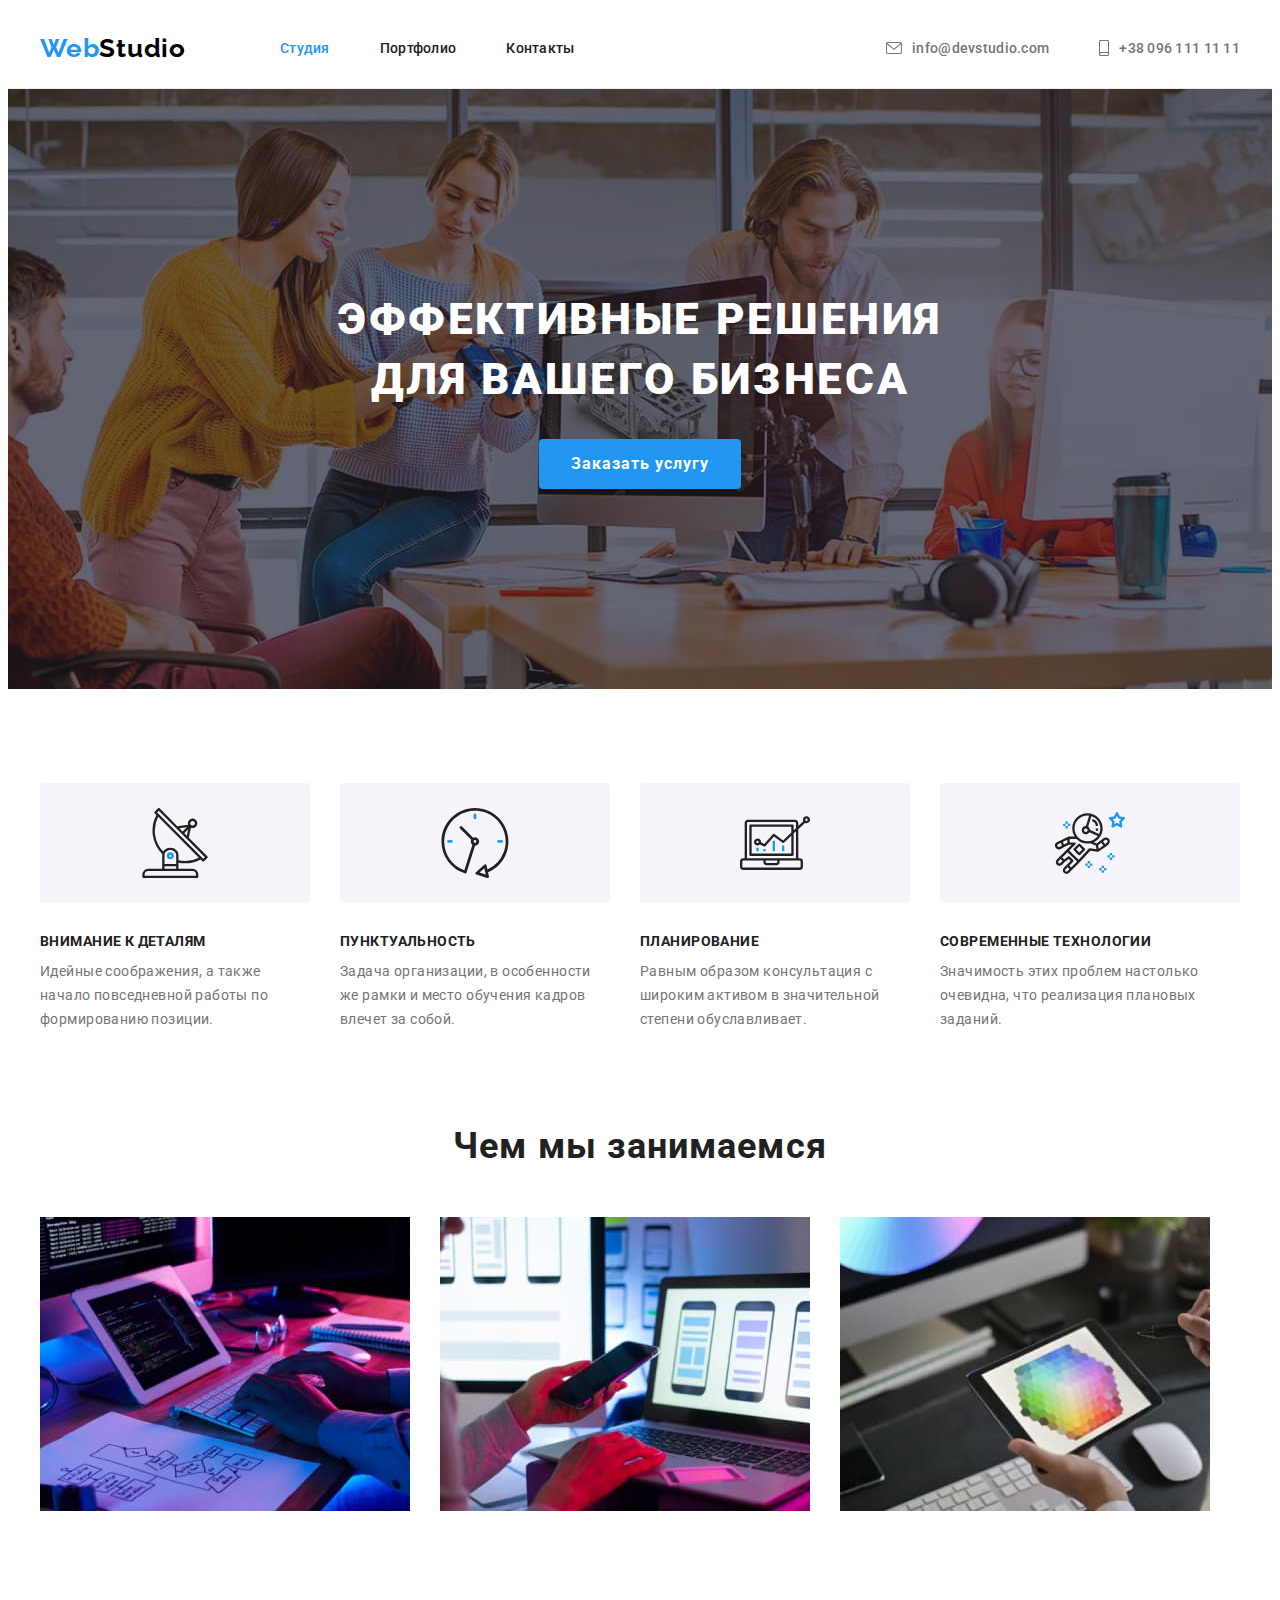
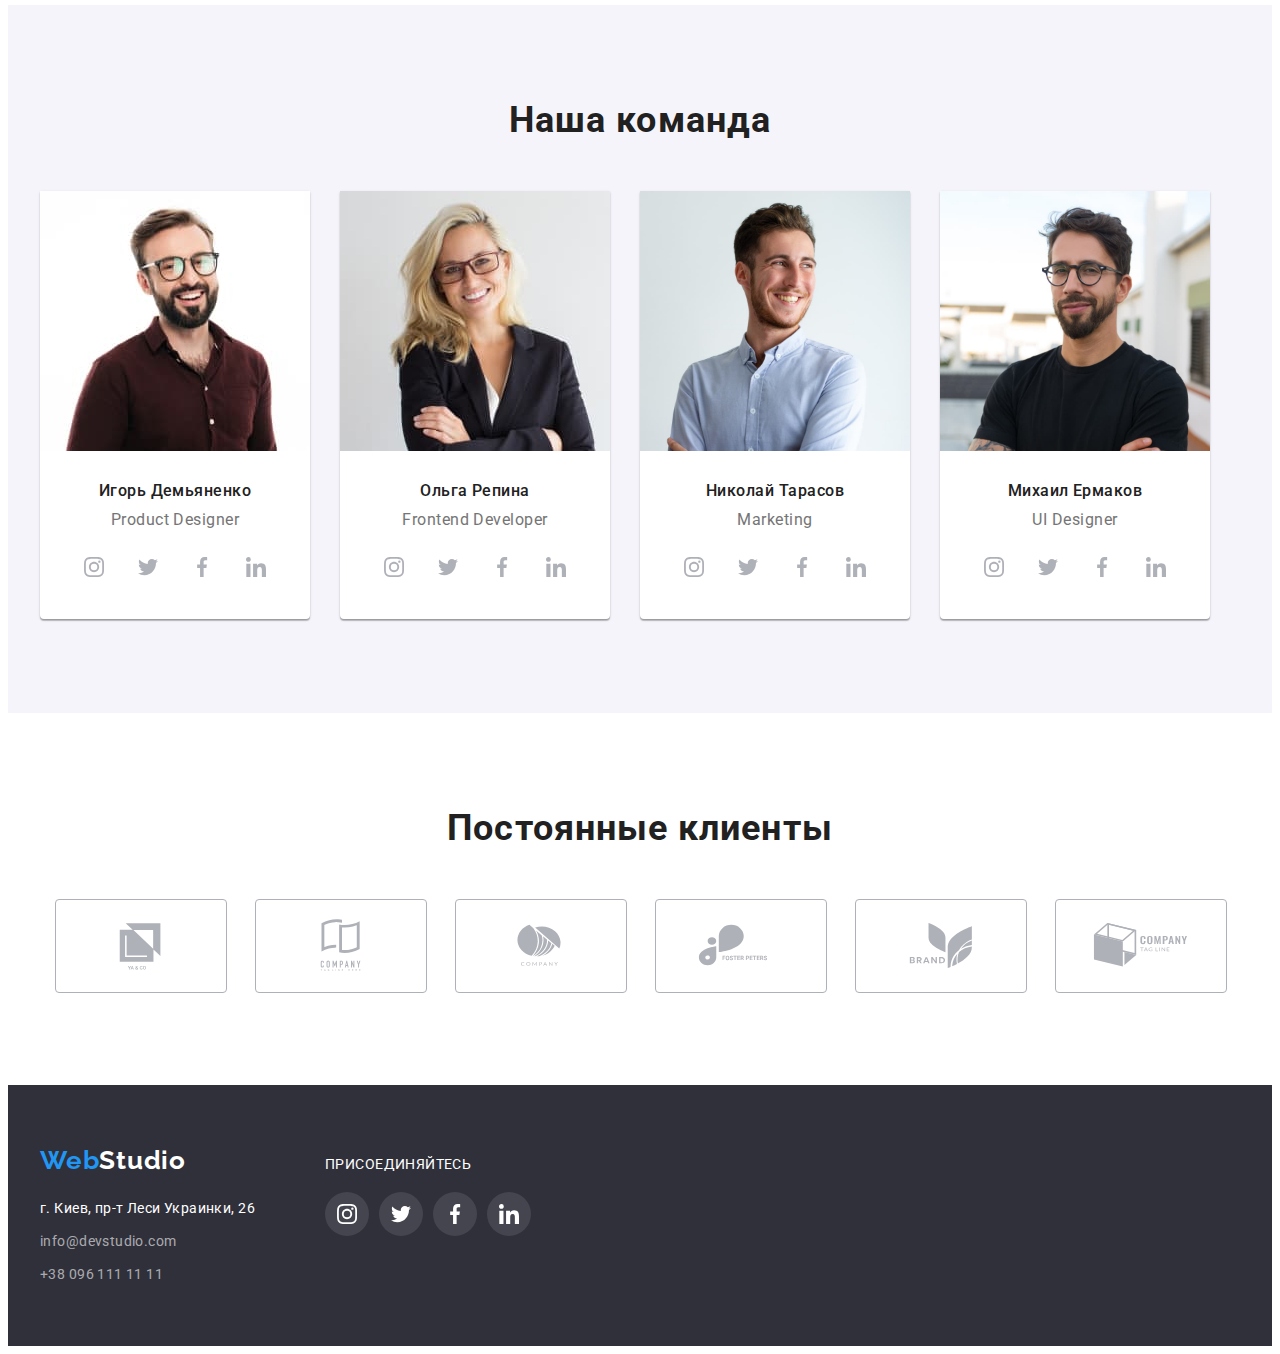
<file: index.html>
<!DOCTYPE html>
<html lang="ru">
<head>
    <meta charset="UTF-8">
    <meta http-equiv="X-UA-Compatible" content="IE=edge">
    <meta name="viewport" content="width=device-width, initial-scale=1.0">
    <title>WebStudio</title>
    <link rel="preconnect" href="https://fonts.googleapis.com">
    <link rel="preconnect" href="https://fonts.gstatic.com" crossorigin>
    <link href="https://fonts.googleapis.com/css2?family=Raleway:wght@700&family=Roboto:wght@400;500;700;900&display=swap"
        rel="stylesheet">
    <link rel="stylesheet" href="https://cdnjs.cloudflare.com/ajax/libs/modern-normalize/1.1.0/modern-normalize.min.css"
        integrity="sha512-wpPYUAdjBVSE4KJnH1VR1HeZfpl1ub8YT/NKx4PuQ5NmX2tKuGu6U/JRp5y+Y8XG2tV+wKQpNHVUX03MfMFn9Q=="
        crossorigin="anonymous" referrerpolicy="no-referrer" />
    <link rel="stylesheet" href="./css/styles.css">
</head>
<body>
    <header class="header">
        <div class="container">
            <nav class="navigation">
                <a href="./index.html" class="header-logo link">
                    <span class="logo-span">Web</span>Studio
                </a>
                <ul class="navigation-list list">
                    <li class="navigation-item">
                        <a href="./index.html" class="navigation-link link current">
                            Студия
                        </a>
                    </li>
                    <li class="navigation-item">
                        <a href="./portfolio.html" class="navigation-link link">
                            Портфолио
                        </a>
                    </li>
                    <li class="navigation-item">
                        <a href="" class="navigation-link link">
                            Контакты
                        </a>
                    </li>
                </ul>
            
                <ul class="header-list-contacts list">
                    <li class="header-item-contacts">
                        <a href="mailto:info@devstudio.com" target="_blank" 
                            class="header-link-mail contacts link">
                            <svg class="icon-contacts" width="16px" height="12px">
                                <use href="./images/icons/symbol-defs.svg#icon-mail" ></use>                            
                            </svg>
                            info@devstudio.com                            
                        </a>
                    </li>
                    <li class="header-item-contacts">
                        <a href="tel:+380961111111" class="header-link-tel contacts link">
                            <svg class="icon-contacts" width="10px" height="16px">
                                <use href="./images/icons/symbol-defs.svg#icon-tel"></use>
                            </svg>
                            +38 096 111 11 11
                        </a>
                    </li>
                </ul>
            </nav>
        </div>
    </header>
    <main class="index-main">
        <section class="hero-section">
            <div class="container">
                <h1 class="hero-title">Эффективные решения для вашего бизнеса</h1>
                <button class="hero-btn-order" type="button">Заказать услугу</button>
            </div>
        </section>
        <section class="index-features section">
           <div class="container">
                <h2 class="visually-hidden">наши преимущества</h2>
                <ul class="index-features-list list">
                    <li class="index-features-item item">
                        <div class="features-iconbox">
                            <svg class="features-icon">
                                <use href="./images/icons/symbol-defs.svg#icon-features-attantion"></use>
                            </svg>
                        </div>
                        <h3 class="index-features-title">Внимание к деталям</h3>
                        <p class="index-features-text">
                            Идейные соображения, а также начало повседневной работы по формированию позиции.
                        </p>
                    </li>
                    <li class="index-features-item item">
                        <div class="features-iconbox">
                            <svg class="features-icon">
                                <use href="./images/icons/symbol-defs.svg#icon-features-clock"></use>
                            </svg>
                        </div>
                        <h3 class="index-features-title">Пунктуальность</h3>
                        <p class="index-features-text">
                            Задача организации, в особенности же рамки и место обучения кадров влечет за собой.
                        </p>
                    </li>
                    <li class="index-features-item item">
                        <div class="features-iconbox">
                            <svg class="features-icon">
                                <use href="./images/icons/symbol-defs.svg#icon-features-diagram"></use>
                            </svg>
                        </div>
                        <h3 class="index-features-title">Планирование</h3>
                        <p class="index-features-text">
                            Равным образом консультация с широким активом в значительной степени обуславливает.
                        </p>
                    </li>
                    <li class="index-features- item">
                        <div class="features-iconbox">
                            <svg class="features-icon">
                                <use href="./images/icons/symbol-defs.svg#icon-features-astronaut"></use>
                            </svg>
                        </div>
                        <h3 class="index-features-title">Современные технологии</h3>
                        <p class="index-features-text">
                            Значимость этих проблем настолько очевидна, что реализация плановых заданий.
                        </p>
                    </li>
                </ul>
           </div>
        </section>
        <section class="index-offers section">
            <div class="container">
                <h2 class="index-title">Чем мы занимаемся</h2>
                <ul class="index-offers-list list">
                    <li class="index-offers-item item">
                        <img class="index-offers-img" src="./images/img.jpg" alt="печатает на клавиатуре" width="370" height="294">
                    </li>
                    <li class="index-offers-item item">
                        <img class="index-offers-img" src="./images/img2.jpg" alt="подключает телефон к компьютеру" width="370"
                            height="294">
                    </li>
                    <li class="index-offers-item item">
                        <img class="index-offers-img" src="./images/img3.jpg" alt="рисует на планшете" width="370" height="294">
                    </li>
                </ul>
            </div>
        </section>
        <section class="index-team section">
            <div class="container">
                <h2 class="index-title">Наша команда</h2>
                <ul class="index-team-list list">
                    <li class="index-team-item item">
                        <img class="index-team-img" src="./images/team1.jpg" alt="фото игоря" width="270" height="260">
                        <div class="team-info">
                            <h3 class="index-team-name">Игорь Демьяненко</h3>
                            <p class="index-team-text" lang="en">Product Designer</p>
                            <ul class="team-social-list social-list list">
                                <li class="social-item">
                                    <a href="" class="social-link">
                                        <svg class="social-icon">
                                            <use href="./images/icons/symbol-defs.svg#icon-social-instagram"></use>
                                        </svg>
                                    </a>
                                </li>
                                <li class="social-item">
                                    <a href="" class="social-link">
                                        <svg class="social-icon">
                                            <use href="./images/icons/symbol-defs.svg#icon-social-twitter"></use>
                                        </svg>
                                    </a>
                                </li>
                                <li class="social-item">
                                    <a href="" class="social-link">
                                        <svg class="social-icon">
                                            <use href="./images/icons/symbol-defs.svg#icon-social-facebook"></use>
                                        </svg>
                                    </a>
                                </li>
                                <li class="social-item">
                                    <a href="" class="social-link">
                                        <svg class="social-icon">
                                            <use href="./images/icons/symbol-defs.svg#icon-social-linkedin"></use>
                                        </svg>
                                    </a>
                                </li>
                            </ul>
                        </div>
                    </li>
                    <li class="index-team-item item">
                        <img class="index-team-img" src="./images/team2.jpg" alt="фото ольги" width="270" height="260">
                        <div class="team-info">
                            <h3 class="index-team-name">Ольга Репина</h3>
                            <p class="index-team-text" lang="en">Frontend Developer</p>
                            <ul class="team-social-list social-list list">
                                <li class="social-item">
                                    <a href="" class="social-link">
                                        <svg class="social-icon">
                                            <use href="./images/icons/symbol-defs.svg#icon-social-instagram"></use>
                                        </svg>
                                    </a>
                                </li>
                                <li class="social-item">
                                    <a href="" class="social-link">
                                        <svg class="social-icon">
                                            <use href="./images/icons/symbol-defs.svg#icon-social-twitter"></use>
                                        </svg>
                                    </a>
                                </li>
                                <li class="social-item">
                                    <a href="" class="social-link">
                                        <svg class="social-icon">
                                            <use href="./images/icons/symbol-defs.svg#icon-social-facebook"></use>
                                        </svg>
                                    </a>
                                </li>
                                <li class="social-item">
                                    <a href="" class="social-link">
                                        <svg class="social-icon">
                                            <use href="./images/icons/symbol-defs.svg#icon-social-linkedin"></use>
                                        </svg>
                                    </a>
                                </li>
                            </ul>
                        </div>
                    </li>
                    <li class="index-team-item item">
                        <img class="index-team-img" src="./images/team3.jpg" alt="фото николая" width="270" height="260">
                        <div class="team-info">
                            <h3 class="index-team-name">Николай Тарасов</h3>
                            <p class="index-team-text" lang="en">Marketing</p>
                            <ul class="team-social-list social-list list">
                                <li class="social-item">
                                    <a href="" class="social-link">
                                        <svg class="social-icon">
                                            <use href="./images/icons/symbol-defs.svg#icon-social-instagram"></use>
                                        </svg>
                                    </a>
                                </li>
                                <li class="social-item">
                                    <a href="" class="social-link">
                                        <svg class="social-icon">
                                            <use href="./images/icons/symbol-defs.svg#icon-social-twitter"></use>
                                        </svg>
                                    </a>
                                </li>
                                <li class="social-item">
                                    <a href="" class="social-link">
                                        <svg class="social-icon">
                                            <use href="./images/icons/symbol-defs.svg#icon-social-facebook"></use>
                                        </svg>
                                    </a>
                                </li>
                                <li class="social-item">
                                    <a href="" class="social-link">
                                        <svg class="social-icon">
                                            <use href="./images/icons/symbol-defs.svg#icon-social-linkedin"></use>
                                        </svg>
                                    </a>
                                </li>
                            </ul>
                        </div>                        
                    </li>
                    <li class="index-team-item item">
                        <img class="index-team-img" src="./images/team4.jpg" alt="фото михаила" width="270" height="260">
                        <div class="team-info">
                            <h3 class="index-team-name">Михаил Ермаков</h3>
                            <p class="index-team-text" lang="en">UI Designer</p>
                            <ul class="team-social-list social-list list">
                                <li class="social-item">
                                    <a href="" class="social-link">
                                        <svg class="social-icon">
                                            <use href="./images/icons/symbol-defs.svg#icon-social-instagram"></use>
                                        </svg>
                                    </a>
                                </li>
                                <li class="social-item">
                                    <a href="" class="social-link">
                                        <svg class="social-icon">
                                            <use href="./images/icons/symbol-defs.svg#icon-social-twitter"></use>
                                        </svg>
                                    </a>
                                </li>
                                <li class="social-item">
                                    <a href="" class="social-link">
                                        <svg class="social-icon">
                                            <use href="./images/icons/symbol-defs.svg#icon-social-facebook"></use>
                                        </svg>
                                    </a>
                                </li>
                                <li class="social-item">
                                    <a href="" class="social-link">
                                        <svg class="social-icon">
                                            <use href="./images/icons/symbol-defs.svg#icon-social-linkedin"></use>
                                        </svg>
                                    </a>
                                </li>
                            </ul>
                        </div>                        
                    </li>
                </ul>
            </div>
        </section>
        <section class="index-clients section">
            <div class="container">
                <h2 class="index-title">Постоянные клиенты</h2>
                <ul class="client-list list">
                    <li class="clients-item">
                        <a href="" class="clients-link link">
                            <svg class="clients-icon">
                                <use href="./images/icons/symbol-defs.svg#icon-clients-first"></use>
                            </svg>
                        </a>
                    </li>
                    <li class="clients-item">
                        <a href="" class="clients-link link">
                            <svg class="clients-icon">
                                <use href="./images/icons/symbol-defs.svg#icon-clients-second"></use>
                            </svg>
                        </a>
                    </li>
                    <li class="clients-item">
                        <a href="" class="clients-link link">
                            <svg class="clients-icon">
                                <use href="./images/icons/symbol-defs.svg#icon-clients-third"></use>
                            </svg>
                        </a>
                    </li>
                    <li class="clients-item">
                        <a href="" class="clients-link link">
                            <svg class="clients-icon">
                                <use href="./images/icons/symbol-defs.svg#icon-clients-fourth"></use>
                            </svg>
                        </a>
                    </li>
                    <li class="clients-item">
                        <a href="" class="clients-link link">
                            <svg class="clients-icon">
                                <use href="./images/icons/symbol-defs.svg#icon-clients-fifth"></use>
                            </svg>
                        </a>
                    </li>
                    <li class="clients-item">
                        <a href="" class="clients-link link">
                            <svg class="clients-icon">
                                <use href="./images/icons/symbol-defs.svg#icon-clients-sixth"></use>
                            </svg>
                        </a>
                    </li>
                </ul>
            </div>
        </section>      
    </main>
    <footer class="footer">
        <div class="container footer-box">
            <div class="footer-box-contacts">
                <a class="footer-logo link" href="./index.html">
                    <span class="logo-span">Web</span>Studio
                </a>
                <address class="footer-address">
                    <ul class="footer-list list">
                        <li class="footer-item">
                            <a class="footer-link-map link" href="https://goo.gl/maps/dLekR4erTFTck9Sv8" target="_blank">
                                г. Киев, пр-т Леси Украинки, 26
                            </a>
                        </li>
                        <li class="footer-item">
                            <a class="footer-link-mail link" href="mailto:info@devstudio.com" target="_blank">
                                info@devstudio.com
                            </a>
                        </li>
                        <li class="footer-item">
                            <a class="footer-link-tel link" href="tel:+380961111111">
                                +38 096 111 11 11
                            </a>
                        </li>
                    </ul>
                </address>
            </div>
            <div class="footer-box-join">
                <p class="join-us">присоединяйтесь</p>
                <ul class="team-social-list social-list list">
                    <li class="social-item">
                        <a href="" class="social-link footer-social-bg">
                            <svg class="social-icon footer-icon-fill">
                                <use href="./images/icons/symbol-defs.svg#icon-social-instagram"></use>
                            </svg>
                        </a>
                    </li>
                    <li class="social-item">
                        <a href="" class="social-link footer-social-bg">
                            <svg class="social-icon footer-icon-fill">
                                <use href="./images/icons/symbol-defs.svg#icon-social-twitter"></use>
                            </svg>
                        </a>
                    </li>
                    <li class="social-item">
                        <a href="" class="social-link footer-social-bg">
                            <svg class="social-icon footer-icon-fill">
                                <use href="./images/icons/symbol-defs.svg#icon-social-facebook"></use>
                            </svg>
                        </a>
                    </li>
                    <li class="social-item">
                        <a href="" class="social-link footer-social-bg">
                            <svg class="social-icon footer-icon-fill">
                                <use href="./images/icons/symbol-defs.svg#icon-social-linkedin"></use>
                            </svg>
                        </a>
                    </li>
                </ul>
            </div>
        </div>
    </footer>
</body>
</html>
</file>
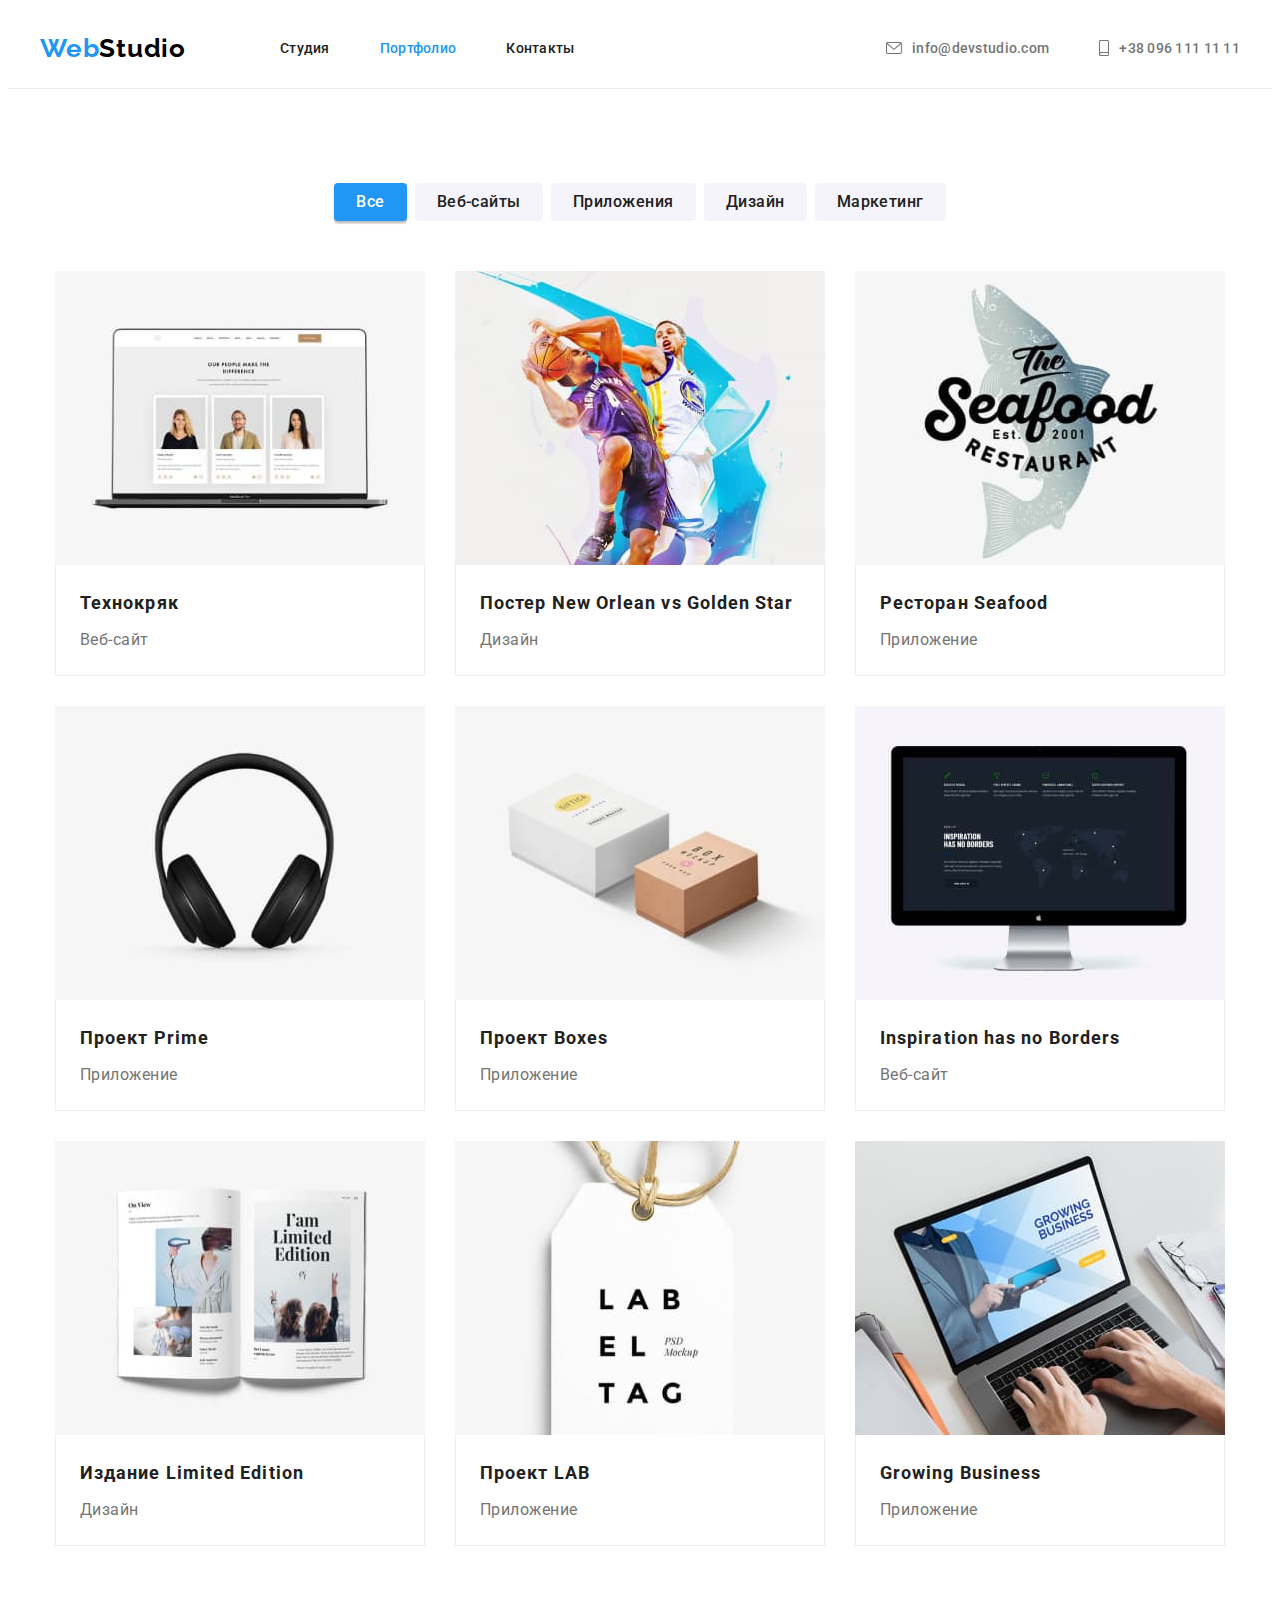
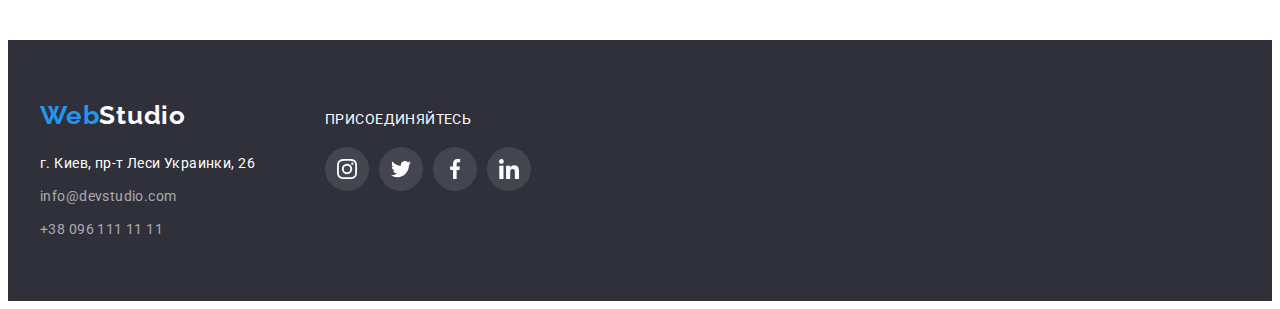
<file: portfolio.html>
<!DOCTYPE html>
<html lang="ru">
<head>
    <meta charset="UTF-8">
    <meta http-equiv="X-UA-Compatible" content="IE=edge">
    <meta name="viewport" content="width=device-width, initial-scale=1.0">
    <title>WebStudio</title>
    <link rel="preconnect" href="https://fonts.googleapis.com">
    <link rel="preconnect" href="https://fonts.gstatic.com" crossorigin>
    <link href="https://fonts.googleapis.com/css2?family=Raleway:wght@700&family=Roboto:wght@400;500;700;900&display=swap"
        rel="stylesheet">
    <link rel="stylesheet" href="https://cdnjs.cloudflare.com/ajax/libs/modern-normalize/1.1.0/modern-normalize.min.css"
        integrity="sha512-wpPYUAdjBVSE4KJnH1VR1HeZfpl1ub8YT/NKx4PuQ5NmX2tKuGu6U/JRp5y+Y8XG2tV+wKQpNHVUX03MfMFn9Q=="
        crossorigin="anonymous" referrerpolicy="no-referrer" />
    <link rel="stylesheet" href="./css/styles.css">
</head>
<body>
    <header class="header">
        <div class="container">
            <nav class="navigation">
                <a href="./index.html" class="header-logo link">
                    <span class="logo-span">Web</span>Studio
                </a>
                <ul class="navigation-list list">
                    <li class="navigation-item">
                        <a href="./index.html" class="navigation-link link ">
                            Студия
                        </a>
                    </li>
                    <li class="navigation-item">
                        <a href="./portfolio.html" class="navigation-link link current">
                            Портфолио
                        </a>
                    </li>
                    <li class="navigation-item">
                        <a href="" class="navigation-link link">
                            Контакты
                        </a>
                    </li>
                </ul>
    
                <ul class="header-list-contacts list">
                    <li class="header-item-contacts">
                        <a href="mailto:info@devstudio.com" target="_blank" class="header-link-mail contacts link">
                            <svg class="icon-contacts" width="16px" height="12px">
                                <use href="./images/icons/symbol-defs.svg#icon-mail"></use>
                            </svg>
                            info@devstudio.com
                        </a>
                    </li>
                    <li class="header-item-contacts">
                        <a href="tel:+380961111111" class="header-link-tel contacts link">
                            <svg class="icon-contacts" width="10px" height="16px">
                                <use href="./images/icons/symbol-defs.svg#icon-tel"></use>
                            </svg>
                            +38 096 111 11 11
                        </a>
                    </li>
                </ul>
            </nav>
        </div>
    </header>
    <main class="portfolio-main">        
        <section class="portfolio-section section">
            <div class="container">
                <h1 class="visually-hidden">
                    Портфолио
                </h1>
                <ul class="categories-list list">
                    <li class="categories-item">
                        <button class="categories-button current" type="button">Все</button>
                    </li>
                    <li class="categories-item">
                        <button class="categories-button" type="button">Веб-сайты</button>
                    </li>
                    <li class="categories-item">
                        <button class="categories-button" type="button">Приложения</button>
                    </li>
                    <li class="categories-item">
                        <button class="categories-button" type="button">Дизайн</button>
                    </li>
                    <li class="categories-item">
                        <button class="categories-button" type="button">Маркетинг</button>
                    </li>
                </ul>
                <ul class="examples-list list">
                    <li class="examples-item">
                        <a href="" class="examples-link link">
                            <img class="examples-img" src="./images/img-2-1.jpg" alt="сайт с Портфолио" width="370" height="294">
                            <div class="examples-text">
                                <h2 class="examples-title">
                                    Технокряк
                                </h2>
                                <p class="examples-categories">
                                    Веб-сайт
                                </p>    
                            </div>
                        </a>                        
                    </li>

                    <li class="examples-item">
                        <a href="" class="examples-link link">
                            <img class="examples-img" src="./images/img-2-2.jpg" alt="басетболисты с мячом" width="370" height="294">
                            <div class="examples-text">
                                <h2 class="examples-title">
                                    Постер
                                    <span>New Orlean vs Golden Star</span>
                                </h2>
                                <p class="examples-categories">
                                    Дизайн
                                </p>
                            </div>
                        </a>                        
                    </li>

                    <li class="examples-item">
                        <a href="" class="examples-link link">
                            <img class="examples-img" src="./images/img-2-3.jpg" alt="логотип ресторана сифуд" width="370" height="294">
                            <div class="examples-text">
                                <h2 class="examples-title">
                                    Ресторан
                                    <span lang="en">Seafood</span>
                                </h2>
                                <p class="examples-categories">
                                    Приложение
                                </p>
                            </div>
                        </a>                        
                    </li>
                    <li class="examples-item">
                        <a href="" class="examples-link link">
                            <img class="examples-img" src="./images/img-2-4.jpg" alt="слухавки" width="370" height="294">
                            <div class="examples-text">
                                <h2 class="examples-title">
                                    Проект
                                    <span lang="en">Prime</span>
                                </h2>
                                <p class="examples-categories">
                                    Приложение
                                </p>
                            </div>
                        </a>                        
                    </li>
                    <li class="examples-item">
                        <a href="" class="examples-link link">
                            <img class="examples-img" src="./images/img-2-5.jpg" alt="коробки" width="370" height="294">
                            <div class="examples-text">
                                <h2 class="examples-title">
                                    Проект
                                    <span lang="en">Boxes</span>
                                </h2>
                                <p class="examples-categories">
                                    Приложение
                                </p>
                            </div>
                        </a>                        
                    </li>
                    <li class="examples-item">
                        <a href="" class="examples-link link">
                            <img class="examples-img" src="./images/img-2-6.jpg" alt="монитор с данными" width="370" height="294">
                            <div class="examples-text">
                                <h2 class="examples-title" lang="en">
                                    Inspiration has no Borders
                                </h2>
                                <p class="examples-categories">
                                    Веб-сайт
                                </p>
                            </div>
                        </a>                        
                    </li>
                    <li class="examples-item">
                        <a href="" class="examples-link link">
                            <img class="examples-img" src="./images/img-2-7.jpg" alt="книга - я ограниченная серия" width="370"
                                height="294">
                            <div class="examples-text">
                                <h2 class="examples-title">
                                    Издание
                                    <span lang="en">Limited Edition</span>
                                </h2>
                                <p class="examples-categories">
                                    Дизайн
                                </p>
                            </div>
                        </a>
                    </li>
                    <li class="examples-item">
                        <a href="" class="examples-link link">
                            <img class="examples-img" src="./images/img-2-8.jpg" alt="бирка с надписями" width="370" height="294">
                            <div class="examples-text">
                                <h2 class="examples-title">
                                    Проект
                                    <span lang="en">LAB</span>
                                </h2>
                                <p class="examples-categories">
                                    Приложение
                                </p>
                            </div>
                        </a>
                    </li>
                    <li class="examples-item">
                        <a href="" class="examples-link link">
                            <img class="examples-img" src="./images/img-2-9.jpg" alt="руки печатают на ноутбуке" width="370"
                                height="294">
                            <div class="examples-text">
                                <h2 class="examples-title" lang="en">
                                    Growing Business
                                </h2>
                                <p class="examples-categories">
                                    Приложение
                                </p>
                            </div>
                        </a>
                    </li>
                </ul>
            </div>
        </section>        
    </main>
    <footer class="footer">
        <div class="container footer-box">
            <div class="footer-box-contacts">
                <a class="footer-logo link" href="./index.html">
                    <span class="logo-span">Web</span>Studio
                </a>
                <address class="footer-address">
                    <ul class="footer-list list">
                        <li class="footer-item">
                            <a class="footer-link-map link" href="https://goo.gl/maps/dLekR4erTFTck9Sv8" target="_blank">
                                г. Киев, пр-т Леси Украинки, 26
                            </a>
                        </li>
                        <li class="footer-item">
                            <a class="footer-link-mail link" href="mailto:info@devstudio.com" target="_blank">
                                info@devstudio.com
                            </a>
                        </li>
                        <li class="footer-item">
                            <a class="footer-link-tel link" href="tel:+380961111111">
                                +38 096 111 11 11
                            </a>
                        </li>
                    </ul>
                </address>
            </div>
            <div class="footer-box-join">
                <p class="join-us">присоединяйтесь</p>
                <ul class="team-social-list social-list list">
                    <li class="social-item">
                        <a href="" class="social-link footer-social-bg">
                            <svg class="social-icon footer-icon-fill">
                                <use href="./images/icons/symbol-defs.svg#icon-social-instagram"></use>
                            </svg>
                        </a>
                    </li>
                    <li class="social-item">
                        <a href="" class="social-link footer-social-bg">
                            <svg class="social-icon footer-icon-fill">
                                <use href="./images/icons/symbol-defs.svg#icon-social-twitter"></use>
                            </svg>
                        </a>
                    </li>
                    <li class="social-item">
                        <a href="" class="social-link footer-social-bg">
                            <svg class="social-icon footer-icon-fill">
                                <use href="./images/icons/symbol-defs.svg#icon-social-facebook"></use>
                            </svg>
                        </a>
                    </li>
                    <li class="social-item">
                        <a href="" class="social-link footer-social-bg">
                            <svg class="social-icon footer-icon-fill">
                                <use href="./images/icons/symbol-defs.svg#icon-social-linkedin"></use>
                            </svg>
                        </a>
                    </li>
                </ul>
            </div>
        </div>
    </footer>
</body>
</html>
</file>
<file: css/styles.css>
:root {
  --header-background-color: #ffffff;
  --header-logo-color: #000000;
  --header-border-color: #ececec;
  --body-color: #212121;
  --index-title: #ffffff;
  --index-text: #757575;
  --index-title-background: #2f303a;
  --index-team-background: #f5f4fa;
  --main-background-color: #ffffff;
  --main-btn-text-color-first: #212121;
  --main-btn-background-color-first: #f5f4fa;
  --main-btn-text-color-second: #ffffff;
  --main-title-color: #212121;
  --main-text-categories: #757575;
  --border-examples-color: #eeeeee;
  --footer-background-color: #2f303a;
  --footer-logo-color: #ffffff;
  --accent-color: #2196f3;
  --icon-color-first: #afb1b8;
  --icon-color-second: #ffffff;
}

body {
  font-family: 'Roboto', sans-serif;
  font-style: normal;
  background-color: var(--main-background-color);
  color: var(--body-color);
}

footer {
  background-color: var(--footer-background-color);
}

address {
  font-style: normal;
}

h1,
h2,
h3,
p {
  margin-top: 0;
  margin-bottom: 0;
}

a {
  text-decoration: none;
}

img {
  display: block;
}

/* --------------------------general classes--------------------- */
.link {
  text-decoration: none;
}

.section {
  padding-bottom: 94px;
}

.list {
  list-style: none;
  margin: 0;
  padding: 0;
}

.visually-hidden {
  position: absolute;
  white-space: nowrap;
  width: 1px;
  height: 1px;
  overflow: hidden;
  border: 0;
  padding: 0;
  clip: rect(0 0 0 0);
  clip-path: inset(50%);
  margin: -1px;
}

.item:not(:last-child) {
  margin-right: 30px;
}

/*----------------------------------body-----------------------------*/

.container {
  max-width: 1200px;
  padding-left: 15px;
  padding-right: 15px;
  margin: 0 auto;
}

.logo-span {
  color: var(--accent-color);
}

/*------------------------------header--------------------------*/

.header {
  font-weight: 500;
  font-size: 14px;
  line-height: calc(16 / 14);
  letter-spacing: 0.02em;
  border-bottom: 1px solid var(--header-border-color);
}

.header-logo {
  display: inline-block;
  font-family: 'Raleway', sans-serif;
  font-style: normal;
  font-weight: 700;
  font-size: 26px;
  line-height: calc(31 / 26);
  letter-spacing: 0.03em;
  color: var(--header-logo-color);
  margin-right: 94px;
  padding-top: 24px;
  padding-bottom: 24px;
}

.navigation {
  display: flex;
  align-items: center;
}

.navigation-link {
  color: var(--body-color);
}

.navigation-list {
  display: flex;
  align-items: center;
  margin-right: auto;
}

.navigation-list .link.current {
  color: var(--accent-color);
}

.navigation-link:focus,
.navigation-link:hover {
  color: var(--accent-color);
}

.navigation-link {
  display: inline-block;
  padding-top: 32px;
  padding-bottom: 32px;
}

.header-list-contacts {
  display: flex;
  align-items: center;
}

.navigation-item:not(:last-child) {
  margin-right: 50px;
}

.header-item-contacts:not(:last-child) {
  margin-right: 50px;
}

.icon-contacts {
  margin: 0;
  margin-right: 10px;
  fill: currentColor;
}

.contacts {
  display: flex;
  align-items: center;
  padding-top: 32px;
  padding-bottom: 32px;
  color: #757575;
  border: 0;
  /* background-size: contain;
  align-items: center; */
}

.contacts:focus,
.contacts:hover {
  color: var(--accent-color);
}

/*---------------------------- main index--------------------------*/
/* outline: 2px solid tomato; */

/* ------hero------- */
.hero-section {
  text-align: center;
  padding-top: 200px;
  padding-bottom: 200px;
  margin: 0 auto;
  max-width: 1600px;
  background-color: var(--index-title-background);
  background-image: linear-gradient(to right, rgba(47, 48, 58, 0.4), rgba(47, 48, 58, 0.4)),
    url(../images/hero.jpg);
  background-repeat: no-repeat;
  background-size: cover;
  background-position: center;
}

.hero-title {
  font-weight: 900;
  font-size: 44px;
  margin-top: 0px;
  margin-bottom: 30px;
  margin-left: auto;
  margin-right: auto;
  max-width: 696px;
  line-height: calc(60 / 44);
  letter-spacing: 0.06em;
  text-align: center;
  text-transform: uppercase;
  color: var(--index-title);
}
.hero-btn-order {
  display: block;
  margin: auto;
  padding: 10px 32px;
  font-family: inherit;
  font-weight: 700;
  font-size: 16px;
  line-height: calc(30 / 16);
  display: inline-block;
  align-items: center;
  text-align: center;
  letter-spacing: 0.06em;
  cursor: pointer;
  color: var(--main-btn-text-color-second);
  background-color: var(--accent-color);
  box-shadow: 0px 4px 4px rgba(0, 0, 0, 0.15);
  border: 0;
  border-radius: 4px;
}
.hero-btn-order:focus,
.hero-btn-order:hover {
  color: var(--main-btn-text-color-second);
  background-color: #188ce8;
}

/* -------features------- */

.index-features {
  padding-top: 94px;
}

.index-features-list {
  display: flex;
}

.index-features-item {
  max-width: 270px;
}

.features-iconbox {
  display: flex;
  justify-content: center;
  align-items: center;
  width: 100%;
  height: 120px;
  /* padding: 25px 100px; */
  margin-bottom: 30px;
  background: #f5f4fa;
  border-radius: 4px;
}
.features-icon {
  width: 70px;
  height: 70px;
}
.index-features-title {
  margin-bottom: 10px;
  font-weight: 700;
  font-size: 14px;
  line-height: calc(16 / 14);
  letter-spacing: 0.03em;
  text-transform: uppercase;
  color: var(--body-color);
}

.index-features-text {
  font-weight: 400;
  font-size: 14px;
  line-height: calc(24 / 14);
  letter-spacing: 0.03em;
  color: var(--index-text);
}

/* -----offers----- */

.index-title {
  font-weight: 700;
  font-size: 36px;
  margin-bottom: 50px;
  line-height: calc(42 / 36);
  text-align: center;
  letter-spacing: 0.03em;
  color: var(--body-color);
}

.index-offers-list {
  display: flex;
}

/* -----team----- */

.index-team {
  background-color: var(--index-team-background);
  padding-top: 94px;
}

.index-team-list {
  display: flex;
}

.index-team-item {
  box-shadow: 0px 1px 3px rgba(0, 0, 0, 0.12), 0px 1px 1px rgba(0, 0, 0, 0.14),
    0px 2px 1px rgba(0, 0, 0, 0.2);
  border-radius: 0px 0px 4px 4px;
  background: var(--main-background-color);
}

.team-info {
  padding-top: 30px;
  padding-bottom: 30px;
  padding-right: 32px;
  padding-left: 32px;
}

.index-team-name {
  margin-bottom: 10px;
  font-weight: 500;
  font-size: 16px;
  line-height: calc(19 / 16);
  text-align: center;
  letter-spacing: 0.03em;
  color: var(--body-color);
}

.index-team-text {
  font-weight: 400;
  font-size: 16px;
  line-height: calc(19 / 16);
  text-align: center;
  letter-spacing: 0.03em;
  color: var(--index-text);
}

.social-list {
  display: flex;
  justify-content: center;
  margin-top: 16px;
}

.social-item {
  width: 44px;
  height: 44px;
}
.social-item:not(:last-child) {
  margin-right: 10px;
}

.social-link {
  display: flex;
  justify-content: center;
  align-items: center;
  width: 100%;
  height: 100%;
  border-radius: 50%;
}

.social-link:hover,
.social-link:focus {
  background-color: var(--accent-color);
}

.social-link:hover .social-icon,
.social-link:focus .social-icon {
  background-color: var(--accent-color);
  fill: var(--icon-color-second);
}

.social-icon {
  width: 20px;
  height: 20px;
  fill: var(--icon-color-first);
}

/* -----clients----- */

.index-clients {
  padding-top: 94px;
}

.client-list {
  display: flex;
  justify-content: center;
}

.clients-item {
  width: 170px;
  height: 92px;
}

.clients-item:not(:last-child) {
  margin-right: 30px;
}

.clients-link {
  display: flex;
  justify-content: center;
  align-items: center;
  width: 100%;
  height: 100%;
  border: 1px solid var(--icon-color-first);
  border-radius: 4px;
}

.clients-link:hover,
.clients-link:focus {
  border-color: var(--accent-color);
}

.clients-link:hover .clients-icon,
.clients-link:focus .clients-icon {
  fill: var(--accent-color);
}

.clients-icon {
  width: 106px;
  height: 60px;
  fill: var(--icon-color-first);
}

/* -----------------------------main portfolio---------------------------------*/

.portfolio-section {
  padding-top: 94px;
}

/* -----categories----- */
.categories-list {
  display: flex;
  justify-content: center;
  margin-bottom: 50px;
}

.categories-button {
  font-family: inherit;
  font-weight: 500;
  font-size: 16px;
  line-height: calc(26 / 16);
  text-align: center;
  padding: 6px 22px;
  letter-spacing: 0.03em;
  cursor: pointer;
  border-radius: 4px;
  border: 0;
  color: var(--main-btn-text-color-first);
  background-color: var(--main-btn-background-color-first);
}

.categories-button:hover,
.categories-button:focus {
  color: var(--main-btn-text-color-second);
  background-color: var(--accent-color);
  box-shadow: 0px 3px 1px rgba(0, 0, 0, 0.1), 0px 1px 2px rgba(0, 0, 0, 0.08),
    0px 2px 2px rgba(0, 0, 0, 0.12);
}

.categories-item:not(:last-child) {
  margin-right: 8px;
}

.categories-list .categories-button.current {
  color: var(--main-btn-text-color-second);
  background-color: var(--accent-color);
  box-shadow: 0px 3px 1px rgba(0, 0, 0, 0.1), 0px 1px 2px rgba(0, 0, 0, 0.08),
    0px 2px 2px rgba(0, 0, 0, 0.12);
}

/* -----examples----- */

.examples-list {
  display: flex;
  flex-wrap: wrap;
  justify-content: center;
}

.examples-link {
  display: inline-block;
}

.examples-item:hover,
.examples-item:focus {
  background: #ffffff;
  border: 1px solid #eeeeee;
  box-sizing: border-box;
  box-shadow: 0px 1px 1px rgba(0, 0, 0, 0.12), 0px 4px 4px rgba(0, 0, 0, 0.06),
    1px 4px 6px rgba(0, 0, 0, 0.16);
}

.examples-item:nth-child(3n + 3) {
  margin-right: 0;
}

.examples-item:nth-last-child(-n + 3) {
  margin-bottom: 0px;
}

.examples-item {
  width: 370px;
  margin-right: 30px;
  margin-bottom: 30px;
}

.examples-text {
  padding: 20px 24px;
  border-left: 1px solid var(--border-examples-color);
  border-right: 1px solid var(--border-examples-color);
  border-bottom: 1px solid var(--border-examples-color);
}

.examples-title {
  font-weight: 700;
  font-size: 18px;
  margin-bottom: 4px;
  line-height: calc(36 / 18);
  letter-spacing: 0.06em;
  color: var(--main-title-color);
}

.examples-categories {
  font-weight: 400;
  font-size: 16px;
  line-height: calc(30 / 16);
  letter-spacing: 0.03em;
  color: var(--main-text-categories);
}

/* footer */

.footer {
  padding-top: 60px;
  padding-bottom: 60px;
}

.footer-box {
  display: flex;
  align-items: baseline;
}

.footer-link-map:hover,
.footer-link-map:focus {
  color: var(--accent-color);
}
.footer-link-mail:hover,
.footer-link-mail:focus {
  color: var(--accent-color);
}
.footer-link-tel:hover,
.footer-link-tel:focus {
  color: var(--accent-color);
}

.footer-logo {
  font-family: 'Raleway', sans-serif;
  font-weight: 700;
  font-size: 26px;
  line-height: calc(31 / 26);
  letter-spacing: 0.03em;
  color: var(--footer-logo-color);
}

.footer-address {
  margin-top: 20px;
}

.footer-item:not(:last-child) {
  margin-bottom: 9px;
}

.footer-link-map {
  font-weight: 400;
  font-size: 14px;
  line-height: calc(24 / 14);
  letter-spacing: 0.03em;
  color: #ffffff;
}

.footer-link-mail {
  font-weight: 400;
  font-size: 14px;
  line-height: calc(24 / 14);
  letter-spacing: 0.03em;
  color: rgba(255, 255, 255, 0.6);
}

.footer-link-tel {
  font-weight: 400;
  font-size: 14px;
  line-height: calc(24 / 14);
  letter-spacing: 0.03em;
  color: rgba(255, 255, 255, 0.6);
}

.footer-box-join {
  margin-left: 70px;
}

.footer-box-join .social-list {
  margin-top: 20px;
}
.join-us {
  font-weight: 700px;
  font-size: 14px;
  line-height: calc(16 / 14);
  letter-spacing: 0.03em;
  text-transform: uppercase;
  color: var(--footer-logo-color);
}

.footer-icon-fill {
  fill: var(--footer-logo-color);
}

.footer-social-bg {
  background-color: rgba(255, 255, 255, 0.1);
}
</file>
